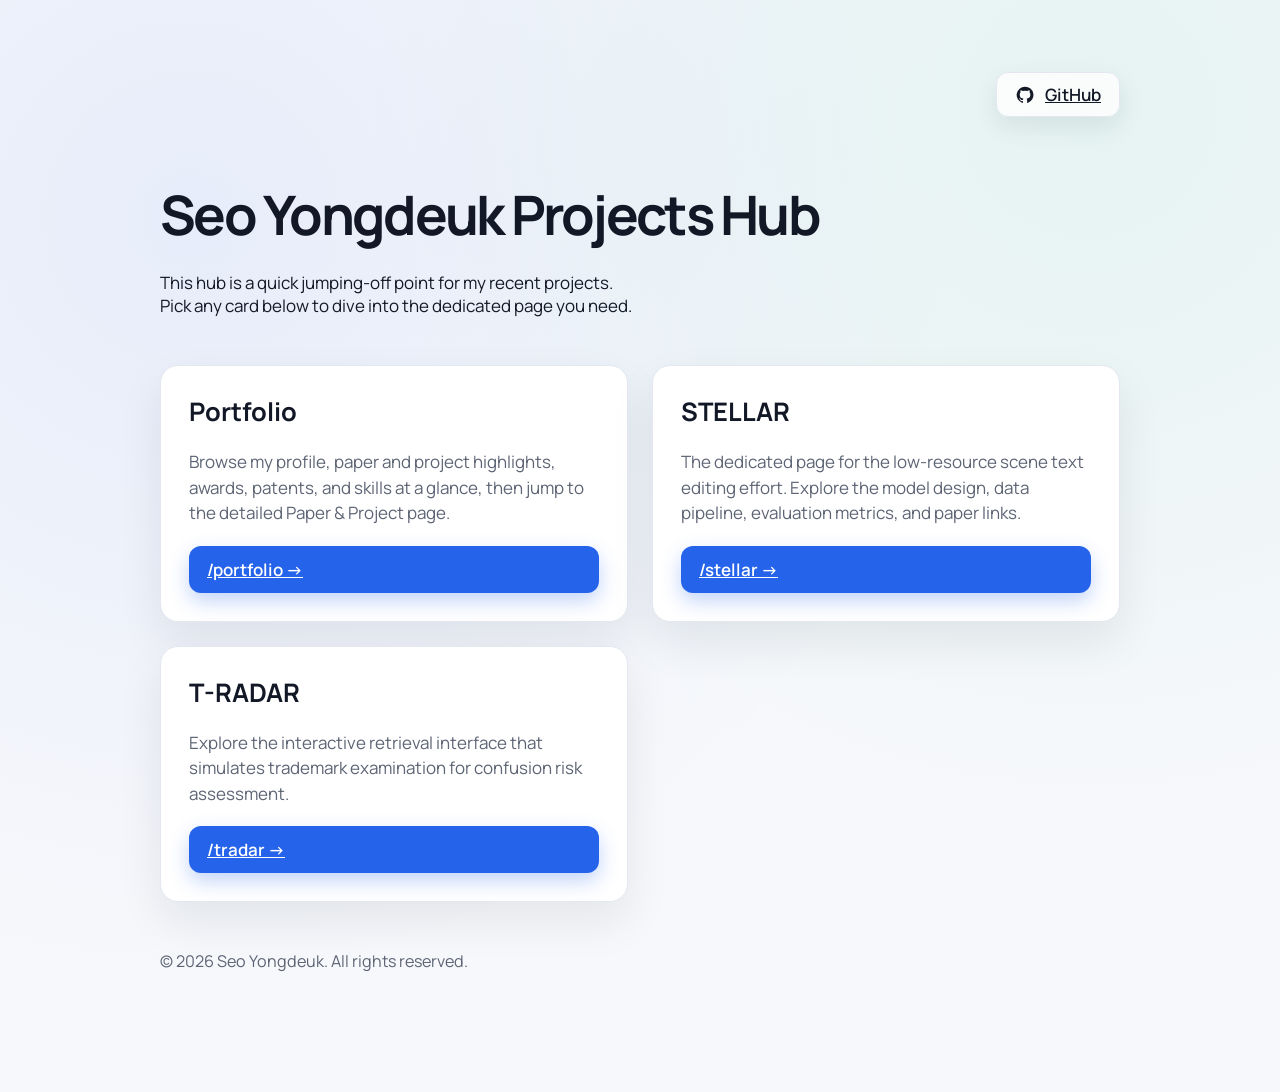
<file: index.html>
<!DOCTYPE html>
<html lang="en">
<head>
  <meta charset="utf-8">
  <meta name="viewport" content="width=device-width, initial-scale=1">
  <title>yongchoooon.github.io</title>
  <meta name="description" content="Quickly explore Seo Yongdeuk's public portfolio and the STELLAR research page.">
  <link rel="preconnect" href="https://fonts.googleapis.com">
  <link rel="preconnect" href="https://fonts.gstatic.com" crossorigin>
  <link href="https://fonts.googleapis.com/css2?family=Manrope:wght@500;600;700&family=Noto+Sans+KR:wght@400;500;700&display=swap" rel="stylesheet">
  <style>
    :root {
      color-scheme: light;
      font-size: 17px;
      --bg: #f7f8fb;
      --card: #ffffff;
      --stroke: #e3e7ef;
      --text: #121826;
      --muted: #5d6474;
      --accent: #2563eb;
      --accent-soft: rgba(37, 99, 235, 0.08);
      --accent-strong: #1d4ed8;
      --shadow: 0 20px 45px rgba(15, 23, 42, 0.08);
    }

    * {
      box-sizing: border-box;
    }

    body {
      margin: 0;
      min-height: 100vh;
      font-family: 'Manrope', 'Inter', -apple-system, BlinkMacSystemFont, 'Segoe UI', sans-serif;
      background: radial-gradient(circle at 15% 20%, rgba(37, 99, 235, 0.08), transparent 55%),
                  radial-gradient(circle at 85% 10%, rgba(16, 185, 129, 0.08), transparent 50%),
                  var(--bg);
      color: var(--text);
    }

    .layout {
      width: min(960px, 92vw);
      margin: 0 auto;
      padding: 72px 0 120px;
      display: flex;
      flex-direction: column;
      gap: 48px;
    }

    header {
      display: flex;
      flex-direction: column;
      gap: 20px;
    }

    header h1 {
      margin: 0;
      font-size: clamp(2.2rem, 5vw, 3.2rem);
      letter-spacing: -0.05em;
    }

    header p {
      margin: 0;
      max-width: 32em;
      color: var(--muted);
      line-height: 1.6;
    }

    .top-bar {
      display: flex;
      justify-content: flex-end;
      align-items: center;
      margin-bottom: 12px;
    }

    .github-link {
      display: inline-flex;
      align-items: center;
      gap: 10px;
      padding: 10px 18px;
      border-radius: 12px;
      border: 1px solid var(--stroke);
      font-weight: 600;
      color: var(--text);
      background: rgba(255, 255, 255, 0.8);
      box-shadow: 0 10px 24px rgba(15, 23, 42, 0.08);
      transition: transform 0.2s ease, box-shadow 0.2s ease;
    }

    .github-link svg {
      width: 20px;
      height: 20px;
      fill: currentColor;
    }

    .github-link:hover,
    .github-link:focus-visible {
      transform: translateY(-2px);
      box-shadow: 0 16px 32px rgba(15, 23, 42, 0.12);
    }

    .grid {
      display: grid;
      grid-template-columns: repeat(2, minmax(0, 1fr));
      gap: 24px;
    }

    @media (max-width: 720px) {
      .grid {
        grid-template-columns: 1fr;
      }
    }

    .card {
      border: 1px solid var(--stroke);
      border-radius: 18px;
      padding: 28px;
      background: var(--card);
      display: flex;
      flex-direction: column;
      gap: 20px;
      position: relative;
      overflow: hidden;
      box-shadow: var(--shadow);
    }

    .card::after {
      content: none;
    }

    .card h2 {
      margin: 0;
      font-size: 1.5rem;
    }

    .card p {
      margin: 0;
      color: var(--muted);
      line-height: 1.5;
    }

    .cta {
      display: inline-flex;
      align-items: center;
      gap: 8px;
      padding: 12px 18px;
      border-radius: 12px;
      background: var(--accent);
      color: #fff;
      font-weight: 600;
      border: none;
      box-shadow: 0 8px 20px rgba(37, 99, 235, 0.28);
      transition: transform 0.2s ease, box-shadow 0.2s ease;
    }

    .cta:hover,
    .cta:focus-visible {
      transform: translateY(-2px);
      box-shadow: 0 16px 30px rgba(37, 99, 235, 0.3);
    }

    footer {
      color: var(--muted);
      font-size: 0.95rem;
    }
  </style>
</head>
<body>
  <div class="layout">
    <div class="top-bar">
      <a class="github-link" href="https://github.com/yongchoooon" target="_blank" rel="noreferrer noopener">
        <svg viewBox="0 0 24 24" aria-hidden="true">
          <path d="M12 2a10 10 0 0 0-3.16 19.49c.5.09.68-.22.68-.48v-1.68c-2.78.61-3.37-1.34-3.37-1.34-.46-1.16-1.12-1.47-1.12-1.47-.92-.62.07-.61.07-.61 1.02.07 1.56 1.05 1.56 1.05.9 1.55 2.36 1.1 2.94.84a2.13 2.13 0 0 1 .63-1.33c-2.22-.25-4.55-1.11-4.55-4.95a3.87 3.87 0 0 1 1.03-2.68 3.6 3.6 0 0 1 .1-2.64s.84-.27 2.75 1.02a9.4 9.4 0 0 1 5 0c1.91-1.29 2.75-1.02 2.75-1.02a3.6 3.6 0 0 1 .1 2.64 3.87 3.87 0 0 1 1.03 2.68c0 3.85-2.33 4.69-4.55 4.94a2.38 2.38 0 0 1 .68 1.84v2.72c0 .27.18.58.69.48A10 10 0 0 0 12 2Z" />
        </svg>
        GitHub
      </a>
    </div>
    <header>
      <h1>Seo Yongdeuk Projects Hub</h1>
      <Pick>This hub is a quick jumping-off point for my recent projects.<br>Pick any card below to dive into the dedicated page you need.</p>
    </header>

    <section class="grid" aria-label="Featured pages">
      <article class="card">
        <h2>Portfolio</h2>
        <p>Browse my profile, paper and project highlights, awards, patents, and skills at a glance, then jump to the detailed Paper &amp; Project page.</p>
        <a class="cta" href="./portfolio/">/portfolio →</a>
      </article>
      <article class="card">
        <h2>STELLAR</h2>
        <p>The dedicated page for the low-resource scene text editing effort. Explore the model design, data pipeline, evaluation metrics, and paper links.</p>
        <a class="cta" href="./stellar/">/stellar →</a>
      </article>
      <article class="card">
        <h2>T-RADAR</h2>
        <p>Explore the interactive retrieval interface that simulates trademark examination for confusion risk assessment.</p>
        <a class="cta" href="./tradar/">/tradar →</a>
      </article>
    </section>

    <footer>
      © <span id="year"></span> Seo Yongdeuk. All rights reserved.
    </footer>
  </div>
  <script>
    const yearEl = document.getElementById('year');
    yearEl.textContent = new Date().getFullYear();
  </script>
</body>
</html>
</file>
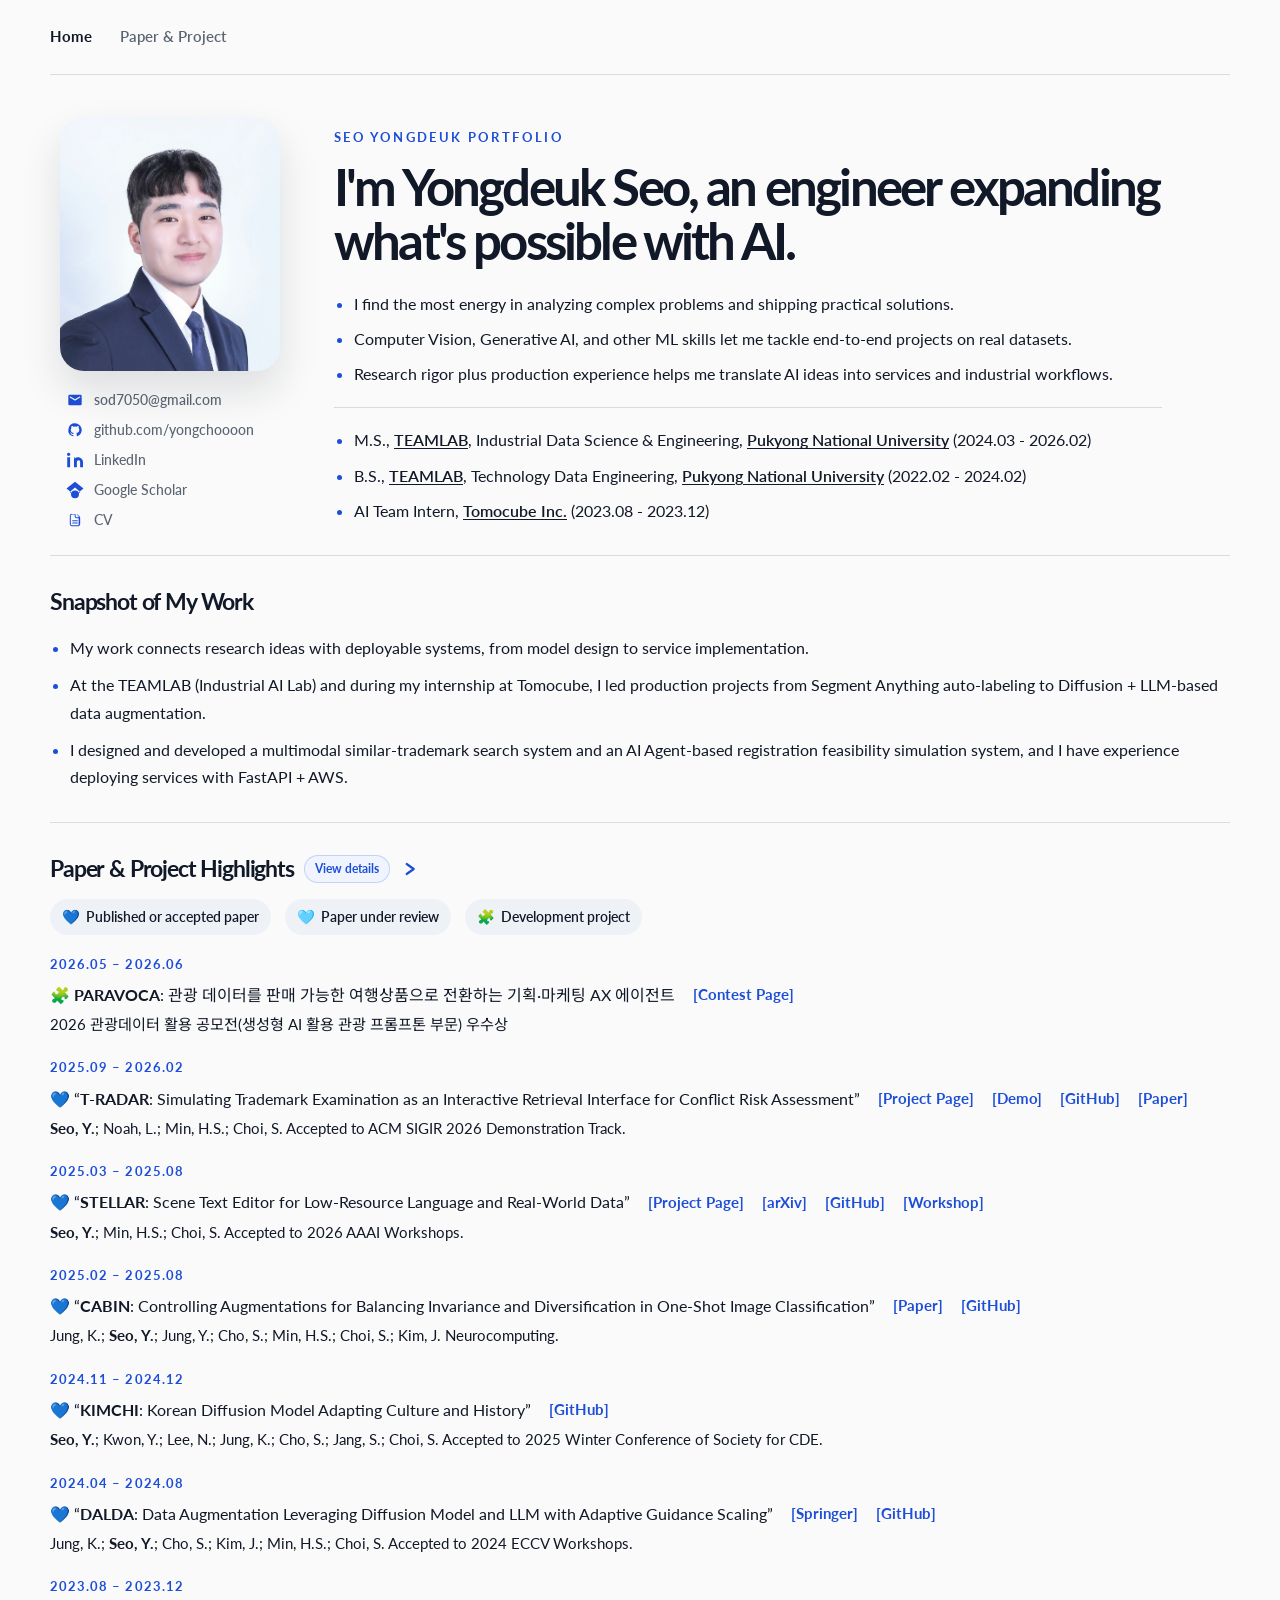
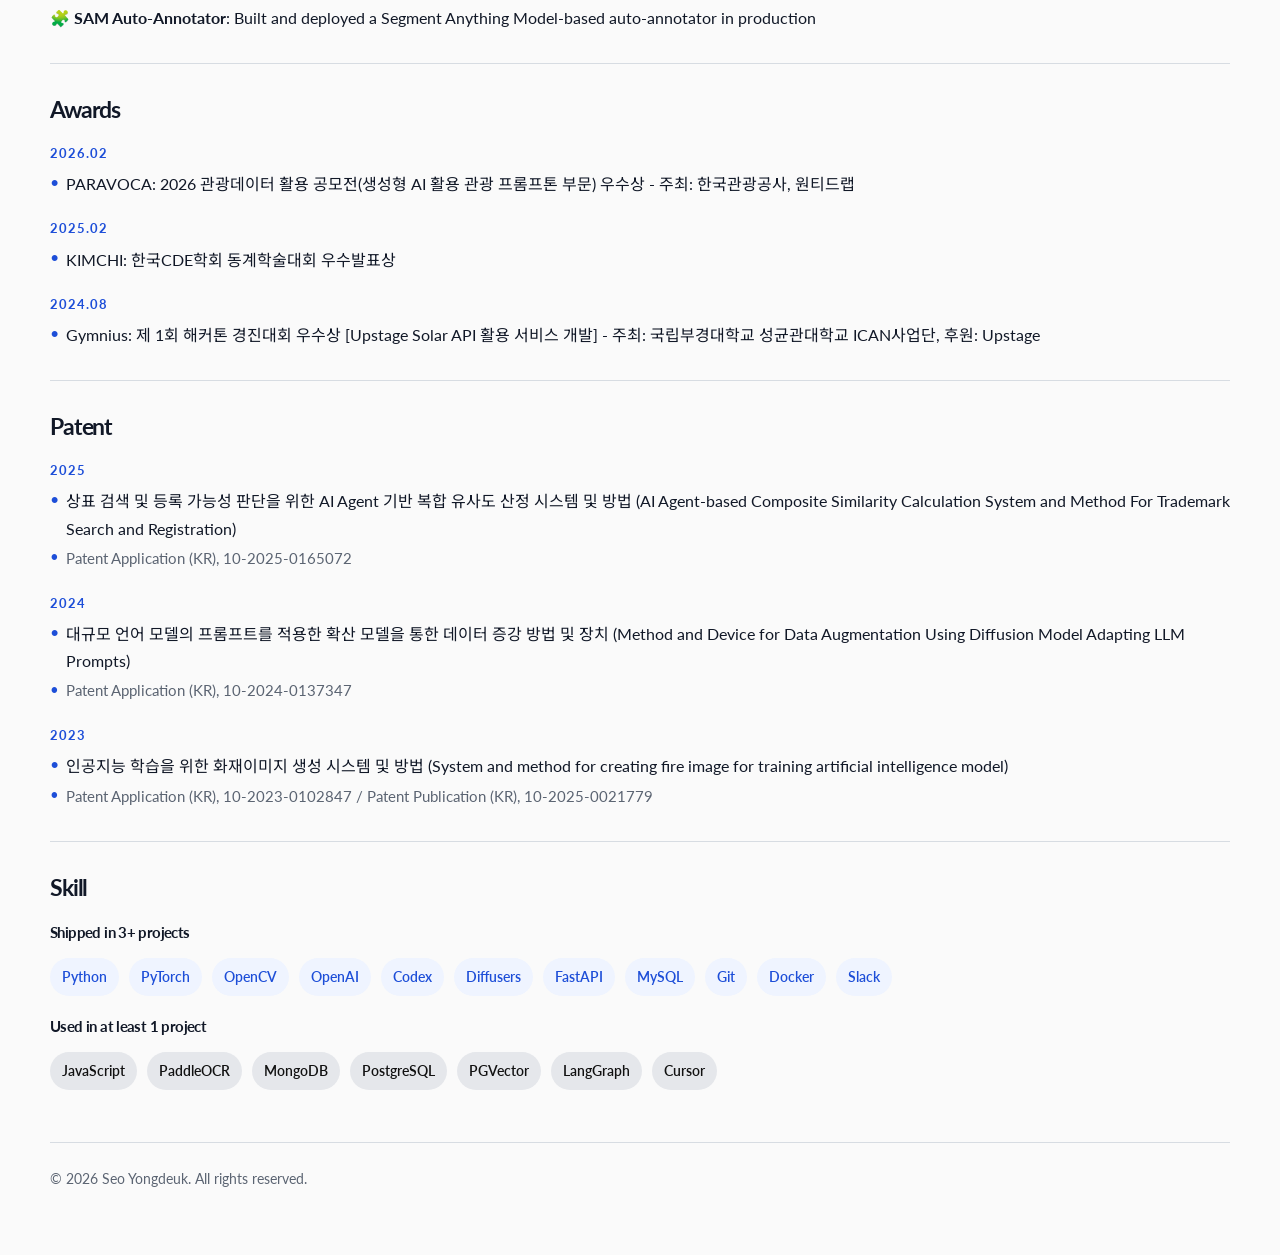
<file: portfolio/index.html>
<!DOCTYPE html>
<html lang="en">
<head>
  <meta charset="utf-8">
  <meta name="viewport" content="width=device-width, initial-scale=1">
  <title>Yongdeuk Seo | Portfolio</title>
  <meta
    name="description"
    content="Browse Yongdeuk Seo's portfolio, research projects, experience, patents, and skills."
  >
  <link rel="preconnect" href="https://fonts.googleapis.com">
  <link rel="preconnect" href="https://fonts.gstatic.com" crossorigin>
  <link
    href="https://fonts.googleapis.com/css2?family=Lato:wght@400;700&family=Noto+Sans+KR:wght@400;500;600;700&display=swap"
    rel="stylesheet"
  >
  <link rel="stylesheet" href="./styles.css">
</head>
<body>
  <div class="page">
    <header class="hero">
      <div class="topbar">
        <nav class="topnav" aria-label="Page links">
          <a class="is-active" href="./" data-topnav-key="home">Home</a>
          <a href="./papers/" data-topnav-key="papers">Paper &amp; Project</a>
        </nav>
      </div>

      <div class="hero-layout">
        <div class="profile-column">
          <button class="profile-photo-button" id="profile-photo-button" type="button" aria-label="Tap profile photo">
            <img src="./imgs/profile_crop.jpg" alt="Yongdeuk Seo profile photo">
            <span class="thumbs-pop" aria-hidden="true">👍🏻</span>
          </button>

          <div class="contact-links" aria-label="Contact links">
            <a
              class="contact-icon-link"
              id="email-copy-link"
              href="mailto:sod7050@gmail.com"
              aria-label="Copy email address"
              data-copy-text="sod7050@gmail.com"
            >
              <span class="contact-icon-shell" aria-hidden="true">
                <svg viewBox="0 0 24 24">
                  <path d="M20 4H4a2 2 0 0 0-2 2v12a2 2 0 0 0 2 2h16a2 2 0 0 0 2-2V6a2 2 0 0 0-2-2Zm-.4 4.25-7.07 4.42a1 1 0 0 1-1.06 0L4.4 8.25A.85.85 0 0 1 5.3 6.8L12 11l6.7-4.2a.85.85 0 1 1 .9 1.45Z"/>
                </svg>
              </span>
              <span class="contact-link-text">sod7050@gmail.com</span>
            </a>
            <a class="contact-icon-link" href="https://github.com/yongchoooon" target="_blank" rel="noreferrer noopener" aria-label="Open GitHub profile">
              <span class="contact-icon-shell" aria-hidden="true">
                <svg viewBox="0 0 24 24">
                  <path d="M12 2a10 10 0 0 0-3.16 19.49c.5.09.68-.22.68-.48v-1.68c-2.78.61-3.37-1.34-3.37-1.34-.46-1.16-1.12-1.47-1.12-1.47-.92-.62.07-.61.07-.61 1.02.07 1.56 1.05 1.56 1.05.9 1.55 2.36 1.1 2.94.84a2.13 2.13 0 0 1 .63-1.33c-2.22-.25-4.55-1.11-4.55-4.95a3.87 3.87 0 0 1 1.03-2.68 3.6 3.6 0 0 1 .1-2.64s.84-.27 2.75 1.02a9.4 9.4 0 0 1 5 0c1.91-1.29 2.75-1.02 2.75-1.02a3.6 3.6 0 0 1 .1 2.64 3.87 3.87 0 0 1 1.03 2.68c0 3.85-2.33 4.69-4.55 4.94a2.38 2.38 0 0 1 .68 1.84v2.72c0 .27.18.58.69.48A10 10 0 0 0 12 2Z"/>
                </svg>
              </span>
              <span class="contact-link-text">github.com/yongchoooon</span>
            </a>
            <a class="contact-icon-link" href="https://www.linkedin.com/in/yongdeuk-seo-741ba9f72f" target="_blank" rel="noreferrer noopener" aria-label="Open LinkedIn profile">
              <span class="contact-icon-shell" aria-hidden="true">
                <svg viewBox="0 0 24 24">
                  <path d="M4.98 3.5C4.98 4.88 3.87 6 2.5 6S0 4.88 0 3.5 1.12 1 2.5 1s2.48 1.12 2.48 2.5ZM.35 8h4.3v15H.35V8Zm7.07 0h4.12v2.05h.06c.57-1.08 1.98-2.22 4.08-2.22C20.05 7.83 24 10.2 24 15.3V23h-4.3v-6.83c0-1.63-.03-3.72-2.27-3.72-2.28 0-2.63 1.78-2.63 3.61V23h-4.3V8Z"/>
                </svg>
              </span>
              <span class="contact-link-text">LinkedIn</span>
            </a>
            <a class="contact-icon-link scholar-link" href="https://scholar.google.co.kr/citations?user=XJD-jtUAAAAJ&hl=ko" target="_blank" rel="noreferrer noopener" aria-label="Open Google Scholar profile">
              <span class="contact-icon-shell" aria-hidden="true">
                <svg viewBox="0 0 24 24">
                  <path d="M12 2 1.8 10.28 12 18.56l10.2-8.28L12 2Zm0 7.08 6.35 5.2L12 19.46l-6.35-5.18L12 9.08Z"/>
                  <path d="M12 22a4.76 4.76 0 1 0 0-9.52A4.76 4.76 0 0 0 12 22Z"/>
                </svg>
              </span>
              <span class="contact-link-text">Google Scholar</span>
            </a>
            <a class="contact-icon-link" href="./cv.pdf" target="_blank" rel="noreferrer noopener" aria-label="Open CV PDF">
              <span class="contact-icon-shell" aria-hidden="true">
                <svg viewBox="0 0 24 24">
                  <path d="M7 2.75A2.75 2.75 0 0 0 4.25 5.5v13A2.75 2.75 0 0 0 7 21.25h10A2.75 2.75 0 0 0 19.75 18.5V8.56a2.74 2.74 0 0 0-.8-1.95l-2.56-2.56a2.74 2.74 0 0 0-1.95-.8H7Zm7 .8c.2 0 .39.08.53.22l2.7 2.7c.14.14.22.33.22.53V8H14.5A1.5 1.5 0 0 1 13 6.5V3.55h1Zm-2.5 0V6.5c0 1.66 1.34 3 3 3h2.95v9A1.25 1.25 0 0 1 17 19.75H7A1.25 1.25 0 0 1 5.75 18.5v-13A1.25 1.25 0 0 1 7 4.25h4.5Z"/>
                  <path d="M8.5 12.25h7a.75.75 0 0 1 0 1.5h-7a.75.75 0 0 1 0-1.5Zm0 3.5h7a.75.75 0 0 1 0 1.5h-7a.75.75 0 0 1 0-1.5Z"/>
                </svg>
              </span>
              <span class="contact-link-text">CV</span>
            </a>
          </div>
        </div>

        <div class="hero-copy">
          <p class="hero-eyebrow" id="hero-eyebrow"></p>
          <h1 class="hero-title" id="hero-title"></h1>
          <ul class="hero-bullets" id="hero-bullets"></ul>
          <ul class="hero-bullets hero-details" id="hero-details"></ul>
        </div>
      </div>
    </header>

    <main>
      <section class="section" id="about">
        <h2 class="section-title" id="overview-title"></h2>
        <ul class="about-list" id="overview-list"></ul>
      </section>

      <section class="section" id="projects">
        <div class="section-title-row section-title-row-link">
          <a
            class="section-title-link"
            id="projects-title-link"
            href="./papers/"
            title="Open Paper and Project page"
            aria-label="Open Paper and Project page"
          >
            <h2 class="section-title" id="projects-title"></h2>
            <span class="section-title-link-cta" id="projects-title-link-cta">View details</span>
            <span class="section-title-link-button" aria-hidden="true">
              <svg viewBox="0 0 24 24">
                <path d="M8 6L16.5 12L8 18" fill="none" stroke="currentColor" stroke-width="2.6" stroke-linecap="round" stroke-linejoin="round"/>
              </svg>
            </span>
          </a>
        </div>
        <div class="project-legend" id="projects-legend"></div>
        <div class="entry-list" id="projects-list"></div>
      </section>

      <!--
      <section class="section" id="experience">
        <h2 class="section-title" id="experience-title"></h2>
        <div class="entry-list" id="experience-list"></div>
      </section>

      <section class="section" id="education">
        <h2 class="section-title" id="education-title"></h2>
        <div class="entry-list" id="education-list"></div>
      </section>
      -->

      <section class="section" id="awards">
        <h2 class="section-title" id="awards-title"></h2>
        <div class="entry-list" id="awards-list"></div>
      </section>

      <section class="section" id="patents">
        <h2 class="section-title" id="patents-title"></h2>
        <div class="entry-list" id="patents-list"></div>
      </section>

      <section class="section" id="skills">
        <h2 class="section-title" id="skills-title"></h2>
        <div class="skill-groups" id="skill-groups"></div>
      </section>
    </main>

    <footer class="footer" id="footer-text"></footer>
  </div>

  <div class="copy-toast" id="copy-toast" role="status" aria-live="polite" aria-atomic="true"></div>

  <script src="./app.js"></script>
</body>
</html>
</file>
<file: portfolio/styles.css>
:root {
  color-scheme: light;
  --page-bg: #fafafa;
  --panel: #ffffff;
  --text: #111827;
  --muted: #5b6472;
  --line: #d7dce2;
  --accent: #1d4ed8;
  --accent-soft: #eff4ff;
  --shadow: 0 20px 40px rgba(15, 23, 42, 0.12);
}

* {
  box-sizing: border-box;
}

html {
  scroll-behavior: smooth;
}

body {
  margin: 0;
  background: var(--page-bg);
  color: var(--text);
  font-family: "Lato", "Noto Sans KR", -apple-system, BlinkMacSystemFont, "Segoe UI", sans-serif;
  line-height: 1.7;
}

a {
  color: inherit;
  text-decoration: none;
}

button {
  font: inherit;
}

.page {
  width: min(1180px, calc(100vw - 48px));
  margin: 0 auto;
  padding: 24px 0 64px;
}

.topbar {
  display: flex;
  align-items: center;
  justify-content: space-between;
  gap: 20px;
  padding-bottom: 24px;
  border-bottom: 1px solid var(--line);
}

.topnav {
  display: flex;
  flex-wrap: wrap;
  gap: 28px;
}

.topnav a {
  font-size: 0.95rem;
  font-weight: 600;
  color: var(--muted);
}

.topnav a:hover,
.topnav a:focus-visible {
  color: var(--accent);
}

.topnav a.is-active {
  color: var(--text);
  font-weight: 700;
}

.hero-layout {
  display: grid;
  grid-template-columns: 240px minmax(0, 1fr);
  gap: 44px;
  align-items: center;
  padding-top: 42px;
  padding-bottom: 22px;
}

.profile-column {
  display: grid;
  gap: 16px;
  align-self: start;
  justify-items: center;
}

.profile-photo-button {
  position: relative;
  width: 220px;
  border: 0;
  border-radius: 24px;
  padding: 0;
  background: transparent;
  box-shadow: var(--shadow);
  cursor: pointer;
  overflow: hidden;
}

.profile-photo-button img {
  display: block;
  width: 100%;
  height: auto;
  cursor: pointer;
}

.thumbs-pop {
  position: absolute;
  top: 50%;
  left: 50%;
  font-size: 2.6rem;
  opacity: 0;
  pointer-events: none;
  transform: translate(-50%, -30%) scale(0.5);
  filter: drop-shadow(0 8px 12px rgba(0, 0, 0, 0.25));
}

.thumbs-pop.is-active {
  animation: thumbs-burst 0.9s ease-out forwards;
}

@keyframes thumbs-burst {
  0% {
    transform: translate(-50%, -30%) scale(0.4) rotate(0deg);
    opacity: 0;
  }

  25% {
    transform: translate(-50%, -70%) scale(1.05) rotate(-12deg);
    opacity: 1;
  }

  55% {
    transform: translate(-46%, -105%) scale(1) rotate(10deg);
    opacity: 1;
  }

  100% {
    transform: translate(-50%, -160%) scale(1) rotate(0deg);
    opacity: 0;
  }
}

.hero-copy {
  min-width: 0;
}

.hero-eyebrow {
  margin: 0 0 12px;
  font-size: 0.82rem;
  font-weight: 700;
  letter-spacing: 0.18em;
  text-transform: uppercase;
  color: var(--accent);
}

.hero-title {
  margin: 0;
  font-size: clamp(2.15rem, 4vw, 3.4rem);
  line-height: 1.05;
  letter-spacing: -0.055em;
}

.hero-bullets {
  margin: 22px 0 0;
  padding-left: 20px;
  max-width: 92ch;
  color: var(--text);
  display: grid;
  gap: 8px;
}

.hero-details {
  margin-top: 20px;
  padding-top: 18px;
  border-top: 1px solid var(--line);
}

.hero-details a {
  color: inherit;
  font-weight: 600;
  text-decoration: underline;
  text-underline-offset: 2px;
}

.hero-details strong {
  color: inherit;
  font-weight: 600;
}

.hero-details a:hover,
.hero-details a:focus-visible {
  color: inherit;
}

.hero-bullets li::marker,
.about-list li::marker {
  color: var(--accent);
}

.contact-links {
  width: 88%;
  max-width: 240px;
  display: grid;
  gap: 4px;
}

.contact-icon-link {
  display: grid;
  grid-template-columns: 22px minmax(0, 1fr);
  align-items: center;
  gap: 8px;
  width: 100%;
  padding: 2px 0;
  border: 0;
  background: transparent;
  color: var(--muted);
  transition: transform 0.18s ease, color 0.18s ease;
}

.contact-icon-shell {
  display: inline-flex;
  align-items: center;
  justify-content: center;
  width: 22px;
  height: 22px;
  color: var(--accent);
}

.contact-icon-link svg {
  width: 16px;
  height: 16px;
  fill: currentColor;
}

.contact-link-text {
  min-width: 0;
  font-size: 0.86rem;
  font-weight: 500;
  color: inherit;
  line-height: 1.35;
  overflow-wrap: anywhere;
}

.contact-icon-link:hover,
.contact-icon-link:focus-visible {
  color: var(--accent);
  transform: translateY(-1px) scale(1.01);
}

.copy-toast {
  position: fixed;
  left: 50%;
  bottom: 28px;
  z-index: 1200;
  padding: 9px 14px;
  border-radius: 999px;
  background: rgba(17, 24, 39, 0.92);
  color: #fff;
  font-size: 0.86rem;
  font-weight: 600;
  line-height: 1.2;
  transform: translate(-50%, 10px);
  opacity: 0;
  pointer-events: none;
  transition: opacity 0.18s ease, transform 0.18s ease;
  box-shadow: 0 14px 28px rgba(15, 23, 42, 0.22);
}

.copy-toast.is-visible {
  opacity: 1;
  transform: translate(-50%, 0);
}

.scholar-link svg {
  width: 20px;
  height: 20px;
}

.section {
  padding: 32px 0;
  border-top: 1px solid var(--line);
}

.section-title {
  margin: 0;
  font-size: 1.45rem;
  line-height: 1.2;
  letter-spacing: -0.05em;
}

.section-title-row {
  display: flex;
  align-items: center;
  gap: 10px;
}

.section-title-link {
  display: inline-flex;
  flex-wrap: wrap;
  align-items: center;
  gap: 10px;
  width: fit-content;
  max-width: 100%;
  border-radius: 999px;
  color: var(--text);
  cursor: pointer;
  transition: color 0.18s ease;
}

.section-title-link .section-title {
  min-width: 0;
}

.section-title-link-cta {
  display: inline-flex;
  align-items: center;
  min-height: 28px;
  padding: 3px 10px;
  border: 1px solid rgba(29, 78, 216, 0.2);
  border-radius: 999px;
  background: var(--accent-soft);
  color: var(--accent);
  font-size: 0.78rem;
  font-weight: 700;
  line-height: 1;
  white-space: nowrap;
}

.section-title-link-button {
  display: inline-flex;
  align-items: center;
  justify-content: center;
  width: 20px;
  height: 20px;
  color: var(--accent);
  opacity: 1;
  transform: translateX(0);
  transition: opacity 0.18s ease, transform 0.18s ease, color 0.18s ease;
}

.section-title-link-button svg {
  width: 20px;
  height: 20px;
}

.section-title-link:hover .section-title-link-button,
.section-title-link:focus-visible .section-title-link-button,
.section-title-row-link:focus-within .section-title-link-button {
  opacity: 1;
  transform: translateX(3px);
}

.section-title-link:hover,
.section-title-link:focus-visible {
  color: var(--accent);
}

.section-title-link:hover .section-title-link-button,
.section-title-link:focus-visible .section-title-link-button {
  color: var(--accent);
}

.section-title-link:focus-visible {
  outline: 3px solid rgba(29, 78, 216, 0.22);
  outline-offset: 6px;
}

.about-list {
  margin: 18px 0 0;
  padding-left: 20px;
  display: grid;
  gap: 10px;
  color: var(--text);
}

.about-list strong,
.entry-text strong {
  color: var(--text);
  font-weight: 700;
}

.entry-list {
  margin-top: 18px;
  display: grid;
  gap: 20px;
}

.project-legend {
  display: flex;
  flex-wrap: wrap;
  gap: 10px 14px;
  margin-top: 16px;
}

.project-legend-badge {
  display: inline-flex;
  align-items: center;
  gap: 6px;
  padding: 6px 12px;
  border-radius: 999px;
  background: #eef2f7;
  color: var(--text);
  font-size: 0.86rem;
  font-weight: 600;
}

.project-legend-icon {
  font-size: 0.9rem;
  line-height: 1;
}

.entry-date {
  display: block;
  margin-bottom: 6px;
  font-size: 0.82rem;
  font-weight: 700;
  letter-spacing: 0.08em;
  text-transform: uppercase;
  color: var(--accent);
}

.entry-text {
  margin: 0;
  color: var(--text);
  font-size: 1rem;
}

.project-title-row {
  display: flex;
  flex-wrap: wrap;
  align-items: center;
  gap: 0 8px;
}

.project-title-text {
  min-width: 0;
}

.project-meta {
  margin: 4px 0 0;
  color: var(--text);
  font-size: 0.95rem;
  font-weight: 400;
  line-height: 1.6;
}

.project-meta strong {
  color: var(--text);
  font-weight: 700;
}

.entry-bullet-line,
.patent-line {
  position: relative;
  margin: 0;
  padding-left: 16px;
}

.entry-bullet-line::before,
.patent-line::before {
  content: '•';
  position: absolute;
  left: 0;
  top: 0.24em;
  color: var(--accent);
  font-size: 1em;
  line-height: 1;
}

.patent-meta {
  margin-top: 4px;
  color: var(--muted);
  font-size: 0.95rem;
}

.entry-link {
  display: inline-flex;
  align-items: center;
  margin-left: 10px;
  font-size: 0.92rem;
  font-weight: 700;
  color: var(--accent);
  white-space: nowrap;
}

.skill-groups {
  margin-top: 18px;
  display: grid;
  gap: 18px;
}

.skill-group-title {
  margin: 0 0 12px;
  font-size: 0.95rem;
  font-weight: 700;
  letter-spacing: -0.04em;
}

.tag-list {
  display: flex;
  flex-wrap: wrap;
  gap: 10px;
}

.skill-tag {
  display: inline-flex;
  align-items: center;
  padding: 7px 12px;
  border-radius: 999px;
  background: var(--accent-soft);
  color: var(--accent);
  font-size: 0.88rem;
  font-weight: 600;
}

.skill-tag-secondary {
  background: #e5e7eb;
  color: #111111;
}

.footer {
  margin-top: 20px;
  padding-top: 24px;
  border-top: 1px solid var(--line);
  font-size: 0.9rem;
  color: var(--muted);
}

@media (max-width: 640px) {
  .page {
    width: min(100vw - 32px, 1180px);
  }

  .topbar {
    display: grid;
    gap: 16px;
  }

  .hero-layout {
    grid-template-columns: 1fr;
    gap: 28px;
    padding-top: 32px;
  }

  .profile-photo-button {
    width: 200px;
  }
}
</file>
